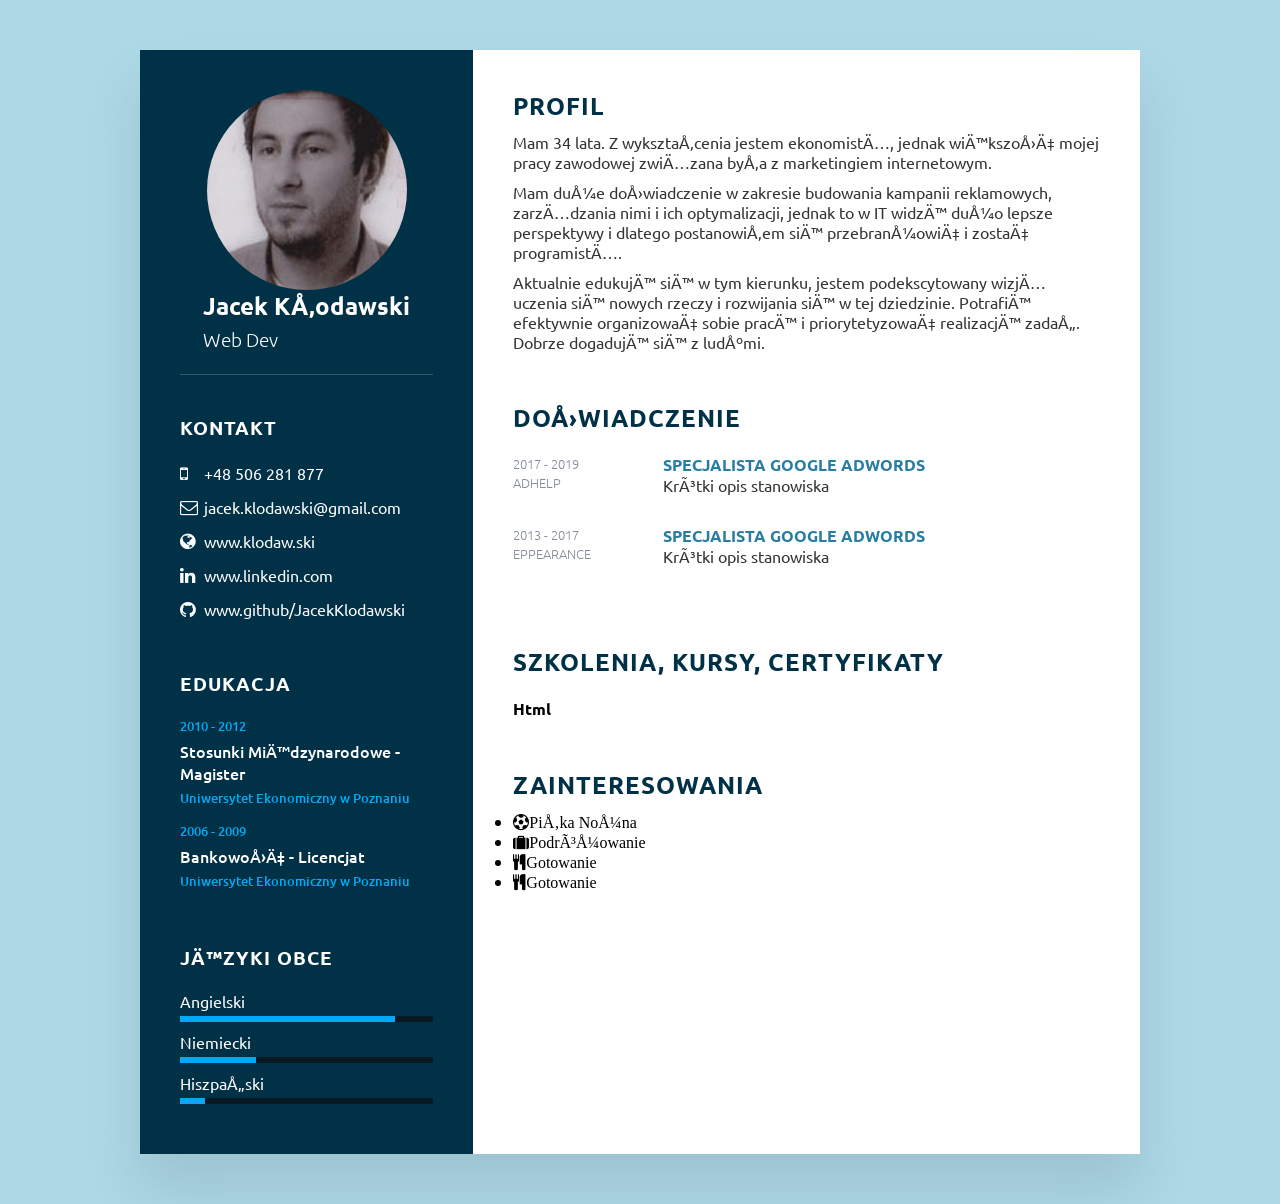
<file: index.html>
<!DOCTYPE html>
<html>
    <head><meta name="viewport" content="width=device-width, initial-scale=1.0">
    <title>Jacek Kłodawski - Rensponsive CV</title>
    <link rel="stylesheet" href="https://cdnjs.cloudflare.com/ajax/libs/font-awesome/4.7.0/css/font-awesome.css" integrity="sha512-5A8nwdMOWrSz20fDsjczgUidUBR8liPYU+WymTZP1lmY9G6Oc7HlZv156XqnsgNUzTyMefFTcsFH/tnJE/+xBg==" crossorigin="anonymous" referrerpolicy="no-referrer" />
    <link rel="stylesheet" type="text/css" href="style.css">
</head>
<body>

<div class="container">
    <div class="Left-side">
        <div class="profileText">
            <div class="imgBx">
                <img src="zdjecie.jpg">
            </div>
            <h2>Jacek Kłodawski<br><span>Web Dev</span></h2>
        </div>
    
    <div class="contactInfo">
        <h3 class="title">Kontakt</h3>
        <ul>
            <li>
                <span class="icon"><i class="fa fa-mobile" aria-hidden="true"></i></span>
                <span class="text">+48 506 281 877</span>
            </li>
            <li>
                <span class="icon"><i class="fa fa-envelope-o" aria-hidden="true"></i></span>
                <span class="text">jacek.klodawski@gmail.com</span>
            </li>
            <li>
                <span class="icon"><i class="fa fa-globe" aria-hidden="true"></i></span>
                <span class="text">www.klodaw.ski</span>
            </li>
            <li>
                <span class="icon"><i class="fa fa-linkedin" aria-hidden="true"></i></span>
                <span class="text">www.linkedin.com</span>
            </li>
            <li>
                <span class="icon"><i class="fa fa-github" aria-hidden="true"></i></span>
                <span class="text">www.github/JacekKlodawski</span>
            </li>
        </ul>
    </div>
    <div class="contactInfo education">
        <h3 class="title">Edukacja</h3>
        <ul>
            <li>
                <h5>2010 - 2012</h5>
                <h4>Stosunki Międzynarodowe - Magister</h4>
                <h5>Uniwersytet Ekonomiczny w Poznaniu</h5>
            </li>
            <li>
                <h5>2006 - 2009</h5>
                <h4>Bankowość - Licencjat</h4>
                <h5>Uniwersytet Ekonomiczny w Poznaniu</h5>
            </li>
            
        </ul>
    </div>
    <div class="contactInfo language">
        <h3 class="title">Języki Obce</h3>
        <ul>
            <li>
                <span class="text">Angielski</span>
                <span class="percent">
                    <div style="width: 85%"></div>
                </span>
            </li>
        </ul>
        <ul>
            <li>
                <span class="text">Niemiecki</span>
                <span class="percent"><div style="width: 30%"></div>
                </span>
            </li>
        </ul>
        <ul>
            <li>
                <span class="text">Hiszpański</span>
                <span class="percent"><div style="width: 10%"></div>
                </span>
            </li>
        </ul>
    </div>
    
    </div>



    <div class="Right-side">
        <div class="about">
            <h2 class="title2">Profil</h2>
            <p>Mam 34 lata. Z wykształcenia jestem ekonomistą, jednak większość mojej pracy zawodowej związana była z
                marketingiem internetowym.</p>
                <p>Mam duże doświadczenie w zakresie budowania kampanii reklamowych, zarządzania
                nimi i ich optymalizacji, jednak to w IT widzę dużo lepsze perspektywy i dlatego postanowiłem się przebranżowić i
                zostać programistą.</p>
                <p>Aktualnie edukuję się w tym kierunku, jestem podekscytowany wizją uczenia się nowych rzeczy i
                rozwijania się w tej dziedzinie. Potrafię efektywnie organizować sobie pracę i priorytetyzować realizację zadań. Dobrze
                dogaduję się z ludźmi.</p>
        </div>
        <div class="about">
            <h2 class="title2">Doświadczenie</h2>
            <div class="box">
                <div class="year_company">
                    <h5>2017 - 2019</h5>
                    <h5>AdHelp</h5>
                </div>
                <div class="text">
                    <h4>Specjalista Google AdWords</h4>
                    <p>Krótki opis stanowiska</p>
                </div>
                </div>
                <div class="box">
                <div class="year_company">
                    <h5>2013 - 2017</h5>
                    <h5>Eppearance</h5>
                </div>
                <div class="text">
                    <h4>Specjalista Google AdWords</h4>
                    <p>Krótki opis stanowiska</p>
                </div>
                </div>
                <div class="box">
                <div class="year_company">
                    <h5></h5>
                    <h5></h5>
                </div>
                <div class="text"></div>
            </div>
            </div>

            <div class="about skills">
                <h2 class="title2">Szkolenia, Kursy, Certyfikaty</h2>
                <div class="box">
                <h4>Html</h4>
                </div>
            </div>
            <h2 class="title2">Zainteresowania</h2>  
            <div class="about interests">
                <ul>
                    <li><i class="fa fa-futbol-o" aria-hidden="true">Piłka Nożna</i></li>
                    <li><i class="fa fa-suitcase" aria-hidden="true">Podróżowanie</i></li>
                    <li><i class="fa fa-cutlery" aria-hidden="true">Gotowanie</i></li>
                    <li><i class="fa fa-cutlery" aria-hidden="true">Gotowanie</i></li>
                </ul>
        </div>
        </div>
    </div>
</div>





</body>

</html>
</file>
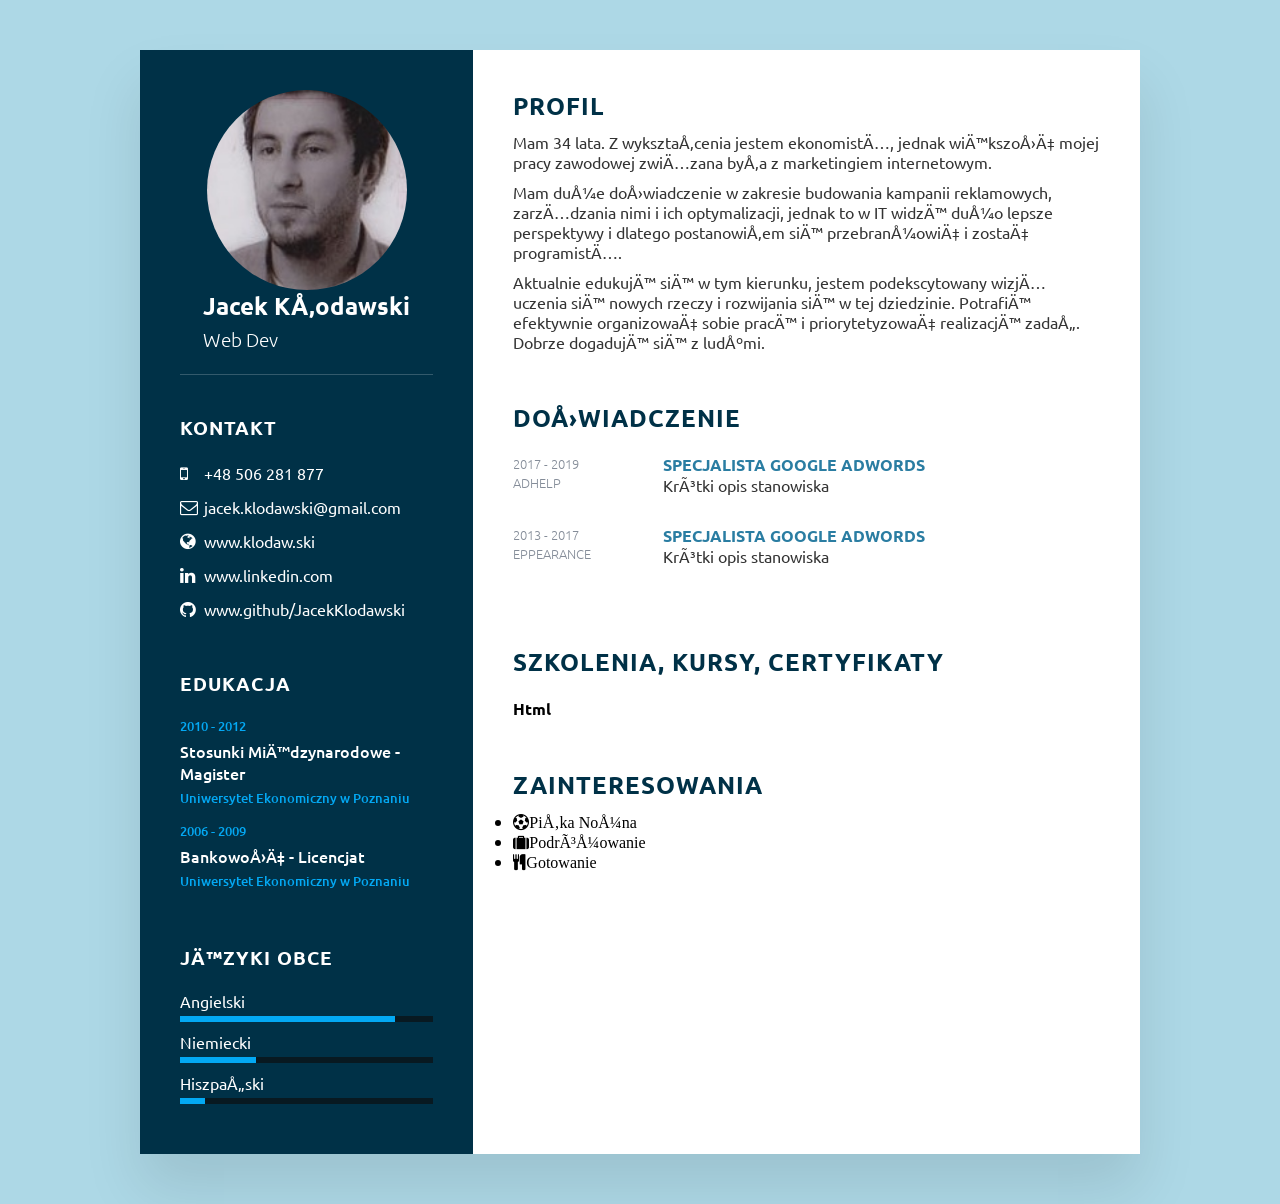
<file: cv.html>
<!DOCTYPE html>
<html>
    <head><meta name="viewport" content="width=device-width, initial-scale=1.0">
    <title>Jacek Kłodawski - Rensponsive CV</title>
    <link rel="stylesheet" href="https://cdnjs.cloudflare.com/ajax/libs/font-awesome/4.7.0/css/font-awesome.css" integrity="sha512-5A8nwdMOWrSz20fDsjczgUidUBR8liPYU+WymTZP1lmY9G6Oc7HlZv156XqnsgNUzTyMefFTcsFH/tnJE/+xBg==" crossorigin="anonymous" referrerpolicy="no-referrer" />
    <link rel="stylesheet" type="text/css" href="style.css">
</head>
<body>

<div class="container">
    <div class="Left-side">
        <div class="profileText">
            <div class="imgBx">
                <img src="zdjecie.jpg">
            </div>
            <h2>Jacek Kłodawski<br><span>Web Dev</span></h2>
        </div>
    
    <div class="contactInfo">
        <h3 class="title">Kontakt</h3>
        <ul>
            <li>
                <span class="icon"><i class="fa fa-mobile" aria-hidden="true"></i></span>
                <span class="text">+48 506 281 877</span>
            </li>
            <li>
                <span class="icon"><i class="fa fa-envelope-o" aria-hidden="true"></i></span>
                <span class="text">jacek.klodawski@gmail.com</span>
            </li>
            <li>
                <span class="icon"><i class="fa fa-globe" aria-hidden="true"></i></span>
                <span class="text">www.klodaw.ski</span>
            </li>
            <li>
                <span class="icon"><i class="fa fa-linkedin" aria-hidden="true"></i></span>
                <span class="text">www.linkedin.com</span>
            </li>
            <li>
                <span class="icon"><i class="fa fa-github" aria-hidden="true"></i></span>
                <span class="text">www.github/JacekKlodawski</span>
            </li>
        </ul>
    </div>
    <div class="contactInfo education">
        <h3 class="title">Edukacja</h3>
        <ul>
            <li>
                <h5>2010 - 2012</h5>
                <h4>Stosunki Międzynarodowe - Magister</h4>
                <h5>Uniwersytet Ekonomiczny w Poznaniu</h5>
            </li>
            <li>
                <h5>2006 - 2009</h5>
                <h4>Bankowość - Licencjat</h4>
                <h5>Uniwersytet Ekonomiczny w Poznaniu</h5>
            </li>
            
        </ul>
    </div>
    <div class="contactInfo language">
        <h3 class="title">Języki Obce</h3>
        <ul>
            <li>
                <span class="text">Angielski</span>
                <span class="percent">
                    <div style="width: 85%"></div>
                </span>
            </li>
        </ul>
        <ul>
            <li>
                <span class="text">Niemiecki</span>
                <span class="percent"><div style="width: 30%"></div>
                </span>
            </li>
        </ul>
        <ul>
            <li>
                <span class="text">Hiszpański</span>
                <span class="percent"><div style="width: 10%"></div>
                </span>
            </li>
        </ul>
    </div>
    
    </div>



    <div class="Right-side">
        <div class="about">
            <h2 class="title2">Profil</h2>
            <p>Mam 34 lata. Z wykształcenia jestem ekonomistą, jednak większość mojej pracy zawodowej związana była z
                marketingiem internetowym.</p>
                <p>Mam duże doświadczenie w zakresie budowania kampanii reklamowych, zarządzania
                nimi i ich optymalizacji, jednak to w IT widzę dużo lepsze perspektywy i dlatego postanowiłem się przebranżowić i
                zostać programistą.</p>
                <p>Aktualnie edukuję się w tym kierunku, jestem podekscytowany wizją uczenia się nowych rzeczy i
                rozwijania się w tej dziedzinie. Potrafię efektywnie organizować sobie pracę i priorytetyzować realizację zadań. Dobrze
                dogaduję się z ludźmi.</p>
        </div>
        <div class="about">
            <h2 class="title2">Doświadczenie</h2>
            <div class="box">
                <div class="year_company">
                    <h5>2017 - 2019</h5>
                    <h5>AdHelp</h5>
                </div>
                <div class="text">
                    <h4>Specjalista Google AdWords</h4>
                    <p>Krótki opis stanowiska</p>
                </div>
                </div>
                <div class="box">
                <div class="year_company">
                    <h5>2013 - 2017</h5>
                    <h5>Eppearance</h5>
                </div>
                <div class="text">
                    <h4>Specjalista Google AdWords</h4>
                    <p>Krótki opis stanowiska</p>
                </div>
                </div>
                <div class="box">
                <div class="year_company">
                    <h5></h5>
                    <h5></h5>
                </div>
                <div class="text"></div>
            </div>
            </div>

            <div class="about skills">
                <h2 class="title2">Szkolenia, Kursy, Certyfikaty</h2>
                <div class="box">
                <h4>Html</h4>
                </div>
            </div>
            <h2 class="title2">Zainteresowania</h2>
                <ul>
                    <li><i class="fa fa-futbol-o" aria-hidden="true">Piłka Nożna</i></li>
                    <li><i class="fa fa-suitcase" aria-hidden="true">Podróżowanie</i></li>
                    <li><i class="fa fa-cutlery" aria-hidden="true">Gotowanie</i></li>
                </ul>
            <div class="about interests">

            </div>
        </div>
        </div>
    </div>
</div>





</body>

</html>
</file>
<file: style.css>
@import url('https://fonts.googleapis.com/css2?family=Ubuntu:wght@500&display=swap');

*
{
    margin: 0;
    padding: 0;
    box-sizing: border-box;
    font-family: 'Ubuntu', sans-serif;
}
body 
{
    background: lightblue;
    display: flex;
    justify-content: center;
    align-items: center;
    min-height: 100vh;
}
.container
{
    position: relative;
    width: 100%;
    max-width: 1000px;
    min-height: 1000px;
    margin: 50px;
    background: #fff;
    display: grid;
    grid-template-columns: 1fr 2fr;
    box-shadow: 0 35px 55px rgba(0,0,0,0.1)
}
.container .Left-side
{
    position: relative;
    background: #003147;
    padding: 40px;  
}
.profileText
{
    position: relative;
    display: flex;
    flex-direction: column;
    align-items: center;
    padding-bottom: 20px;
    border-bottom: 1px solid rgba(255,255,255,0.2);

}
.profileText .imgBx
{
    color: #fff;
    position: relative;
    width: 200px;
    height: 200px;
    border-radius: 50%;
    overflow: hidden;
}
.profileText .imgBx img
{
    position: absolute;
    top: 0;
    Left: 0;
    width: 100%;
    height: 100%;
    object-fit: cover;
}
.profileText .imgBx h2
{
    color: #fff;
    font-size: 1.5em;
    margin-top: 20px;
    text-transform: uppercase;
    text-align: center;
    font-weight: 600;
    line-height: 1.4em;
}
.profileText h2
{
    color: #fff;
}
.profileText h2 span
{
    color: #fff;
    font-size: 0.8em;
    font-weight: 300;
}
.contactInfo
{
    padding-top: 40px;
}
.title
{
    color: #ffffff;
    text-transform: uppercase;
    font-weight: 600;
    letter-spacing: 1px;
    margin-bottom: 20px;
}
.contactInfo ul
{
    position: relative;
}
.contactInfo ul li
{
    position: relative;
    list-style: none;
    margin: 10px 0;
    cursor: pointer;
}
.contactInfo ul li .icon
{
    display: inline-block;
    width: 20px;
    font-size: 18px;
    color: #03a9f4;
}
.contactInfo ul li .icon
{
    color: #fff;
    font-weight: 300;
}
.contactInfo ul li span
{
    color: #fff;
}
.contactInfo.education li
{
    margin-bottom: 15px;
}
.contactInfo.education h5
{
    color: #03a9f4;
    font-weight: 500;
    margin-bottom: 5px;
}
.contactInfo.education h4
{
    color: #fff;
    font-weight: 500;
    margin-bottom: 5px;
}
.contactInfo.language .percent
{
    position: relative;
    width: 100%;
    height: 6px;
    background: #081921;
    display: block;
    margin-top: 5px;
}

.contactInfo.language .percent div
{
    position: absolute;
    top: 0;
    left: 0;
    height: 100%;
    background: #03a9f4;
}

.container .Right-side
{
    position: relative;
    background: #fff;
    padding: 40px;  
}
.about
{
    margin-bottom: 50px;
}
.about:last-child
{
    margin-bottom: 0;
}
.title2
{
    color: #003147;
    text-transform: uppercase;
    letter-spacing: 1px;
    margin-bottom: 10px;
}
p
{
    color: #333;
    margin-bottom: 10px;
}
.about .box
{
    display: flex;
    flex-direction: row;
    margin: 20px 0; 
}
.about .box .year_company
{
    min-width: 150px;
}
.about .box .year_company h5
{
    text-transform: uppercase;
    color: #848c98;
    font-weight: 100;
}
.about .box .text h4
{
    text-transform: uppercase;
    color: #2a7da2;
    font-size: 16px;
}
</file>
